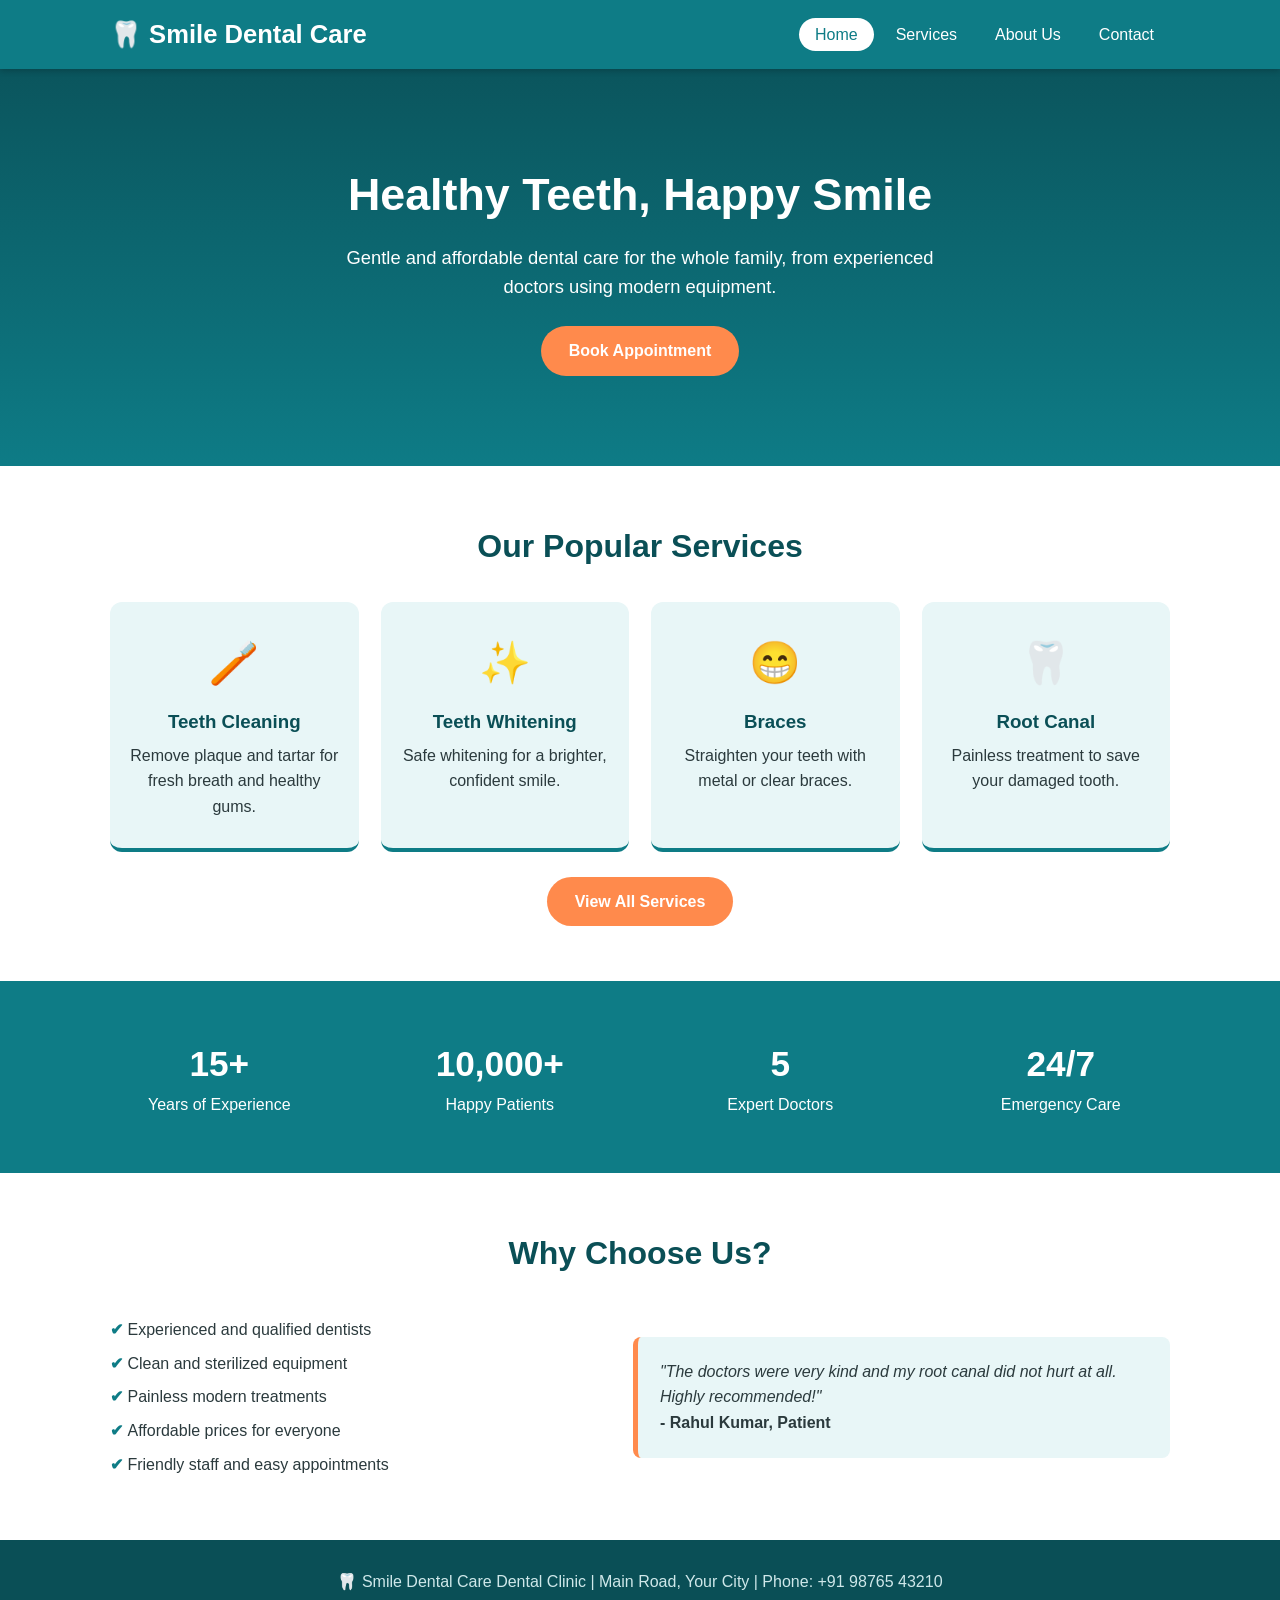
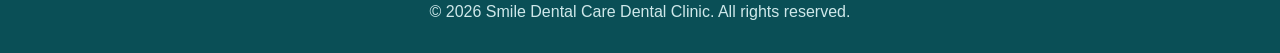
<file: index.html>
<!DOCTYPE html>
<html lang="en">
<head>
<meta charset="UTF-8">
<meta name="viewport" content="width=device-width, initial-scale=1.0">
<title>Home | Smile Dental Care Dental Clinic</title>
<link rel="stylesheet" href="style.css">
</head>
<body>
<header>
<nav class="nav">
<div class="logo">🦷 Smile Dental Care</div>
<ul>
<li><a href="index.html" class="active">Home</a></li>
<li><a href="services.html">Services</a></li>
<li><a href="about.html">About Us</a></li>
<li><a href="contact.html">Contact</a></li>
</ul>
</nav>
</header>

<div class="hero">
<h1>Healthy Teeth, Happy Smile</h1>
<p>Gentle and affordable dental care for the whole family, from experienced doctors using modern equipment.</p>
<a href="contact.html" class="btn">Book Appointment</a>
</div>

<section>
<h2>Our Popular Services</h2>
<div class="grid">
<div class="card"><div class="icon">🪥</div><h3>Teeth Cleaning</h3><p>Remove plaque and tartar for fresh breath and healthy gums.</p></div>
<div class="card"><div class="icon">✨</div><h3>Teeth Whitening</h3><p>Safe whitening for a brighter, confident smile.</p></div>
<div class="card"><div class="icon">😁</div><h3>Braces</h3><p>Straighten your teeth with metal or clear braces.</p></div>
<div class="card"><div class="icon">🦷</div><h3>Root Canal</h3><p>Painless treatment to save your damaged tooth.</p></div>
</div>
<p style="text-align:center;margin-top:25px"><a href="services.html" class="btn">View All Services</a></p>
</section>

<section class="band">
<div class="grid">
<div><strong>15+</strong>Years of Experience</div>
<div><strong>10,000+</strong>Happy Patients</div>
<div><strong>5</strong>Expert Doctors</div>
<div><strong>24/7</strong>Emergency Care</div>
</div>
</section>

<section>
<h2>Why Choose Us?</h2>
<div class="two-col">
<div>
<ul class="checklist">
<li>Experienced and qualified dentists</li>
<li>Clean and sterilized equipment</li>
<li>Painless modern treatments</li>
<li>Affordable prices for everyone</li>
<li>Friendly staff and easy appointments</li>
</ul>
</div>
<div class="quote">
<p><em>"The doctors were very kind and my root canal did not hurt at all. Highly recommended!"</em></p>
<p><strong>- Rahul Kumar, Patient</strong></p>
</div>
</div>
</section>

<footer>
<p>🦷 Smile Dental Care Dental Clinic | Main Road, Your City | Phone: +91 98765 43210</p>
<p>&copy; 2026 Smile Dental Care Dental Clinic. All rights reserved.</p>
</footer>
</body>
</html>
</file>
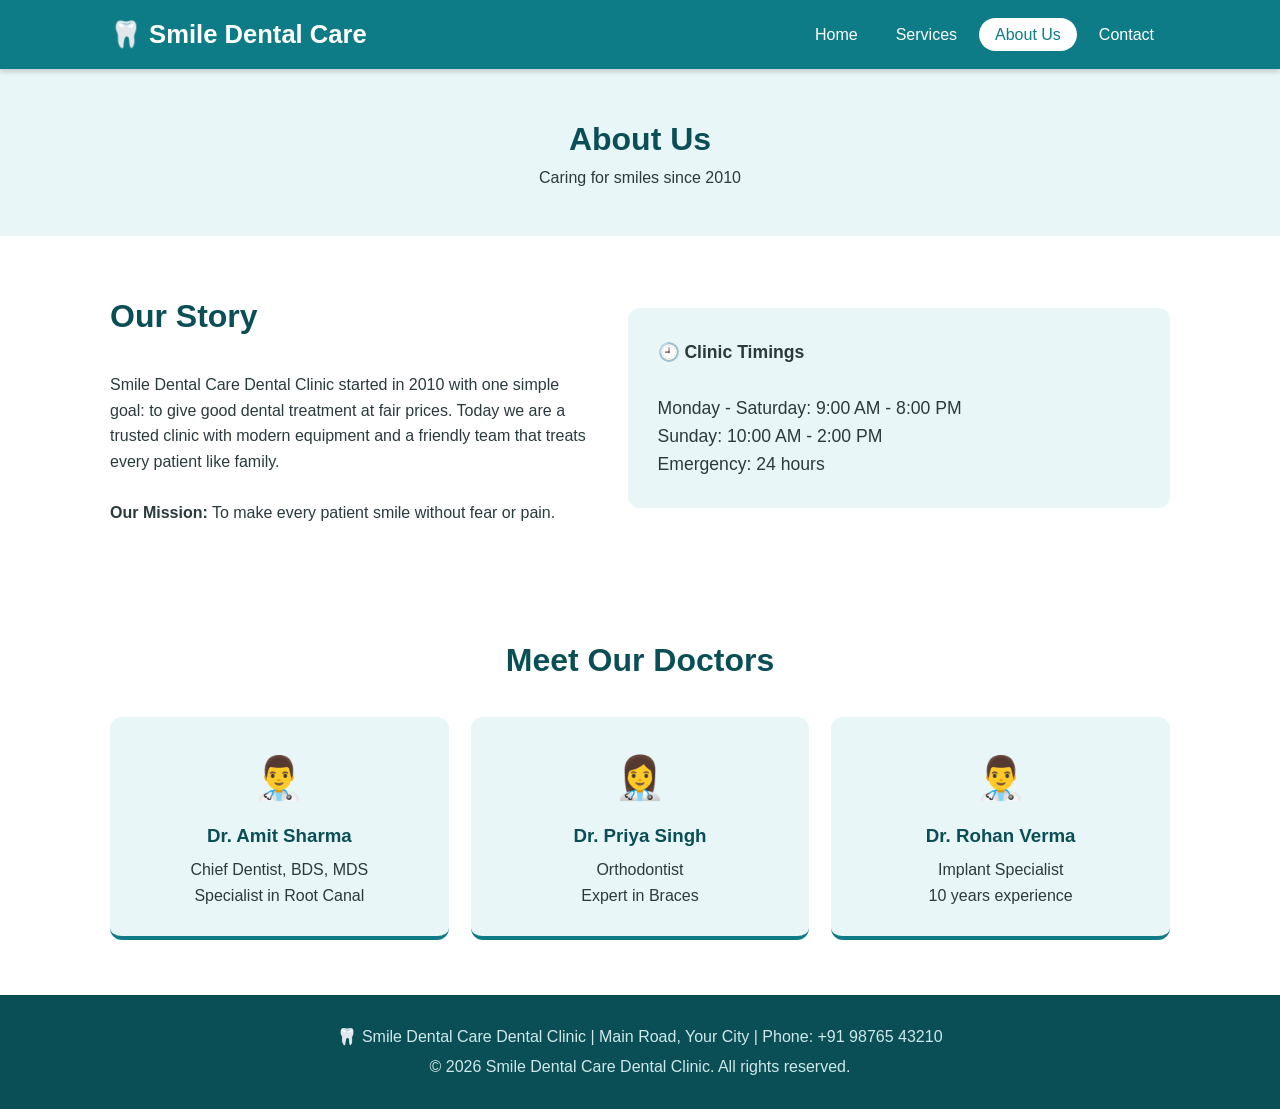
<file: about.html>
<!DOCTYPE html>
<html lang="en">

<head>
    <meta charset="UTF-8">
    <meta name="viewport" content="width=device-width, initial-scale=1.0">
    <title>About Us | Smile Dental Care Dental Clinic</title>
    <link rel="stylesheet" href="style.css">
</head>

<body>
    <header>
        <nav class="nav">
            <div class="logo">🦷 Smile Dental Care</div>
            <ul>
                <li><a href="index.html">Home</a></li>
                <li><a href="services.html">Services</a></li>
                <li><a href="about.html" class="active">About Us</a></li>
                <li><a href="contact.html">Contact</a></li>
            </ul>
        </nav>
    </header>

    <div class="page-title">
        <h1>About Us</h1>
        <p>Caring for smiles since 2010</p>
    </div>

    <section>
        <div class="two-col">
            <div>
                <h2 style="text-align:left">Our Story</h2>
                <p>Smile Dental Care Dental Clinic started in 2010 with one simple goal: to give good dental treatment at fair
                    prices. Today we are a trusted clinic with modern equipment and a friendly team that treats every
                    patient like family.</p>
                <br>
                <p><strong>Our Mission:</strong> To make every patient smile without fear or pain.</p>
            </div>
            <div class="box">
                <p>🕘 <strong>Clinic Timings</strong></p><br>
                <p>Monday - Saturday: 9:00 AM - 8:00 PM</p>
                <p>Sunday: 10:00 AM - 2:00 PM</p>
                <p>Emergency: 24 hours</p>
            </div>
        </div>
    </section>

    <section>
        <h2>Meet Our Doctors</h2>
        <div class="grid">
            <div class="card">
                <div class="icon">👨‍⚕️</div>
                <h3>Dr. Amit Sharma</h3>
                <p>Chief Dentist, BDS, MDS<br>Specialist in Root Canal</p>
            </div>
            <div class="card">
                <div class="icon">👩‍⚕️</div>
                <h3>Dr. Priya Singh</h3>
                <p>Orthodontist<br>Expert in Braces</p>
            </div>
            <div class="card">
                <div class="icon">👨‍⚕️</div>
                <h3>Dr. Rohan Verma</h3>
                <p>Implant Specialist<br>10 years experience</p>
            </div>
        </div>
    </section>

    <footer>
        <p>🦷 Smile Dental Care Dental Clinic | Main Road, Your City | Phone: +91 98765 43210</p>
        <p>&copy; 2026 Smile Dental Care Dental Clinic. All rights reserved.</p>
    </footer>
</body>

</html>
</file>
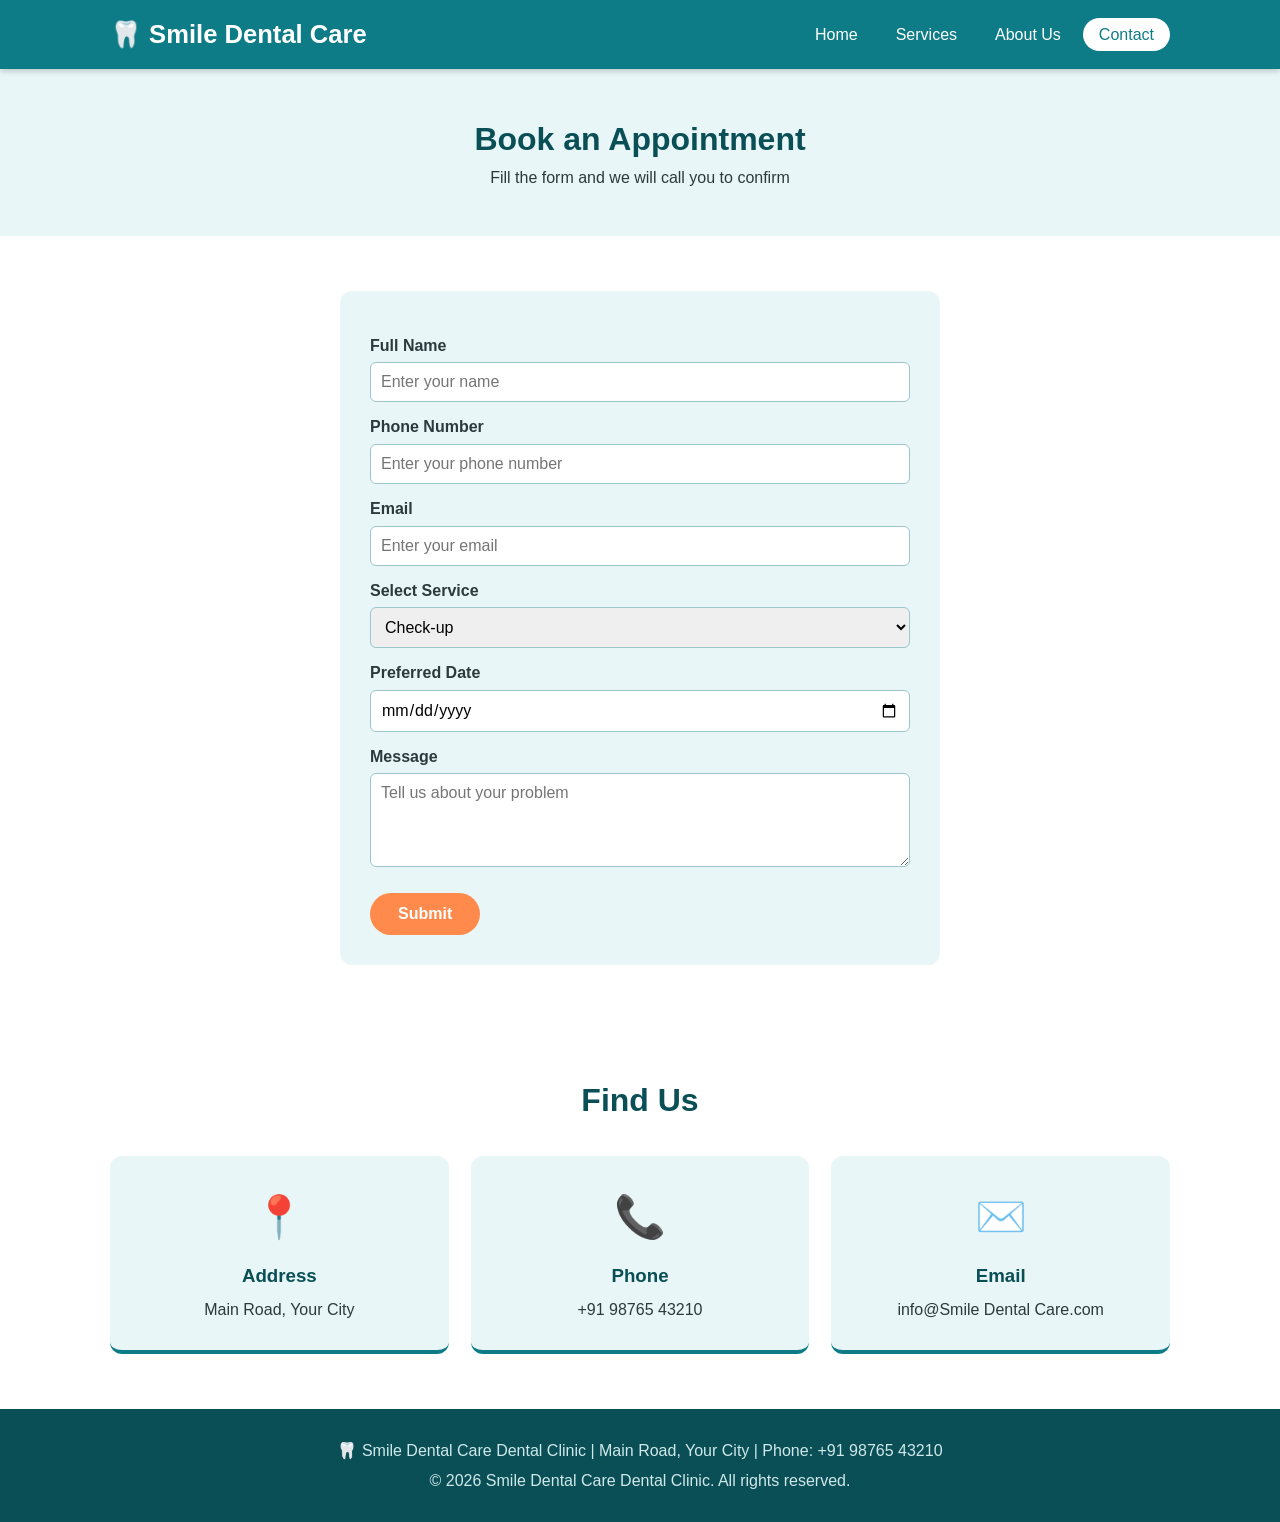
<file: contact.html>
<!DOCTYPE html>
<html lang="en">

<head>
    <meta charset="UTF-8">
    <meta name="viewport" content="width=device-width, initial-scale=1.0">
    <title>Contact | Smile Dental Care Dental Clinic</title>
    <link rel="stylesheet" href="style.css">
</head>

<body>
    <header>
        <nav class="nav">
            <div class="logo">🦷 Smile Dental Care</div>
            <ul>
                <li><a href="index.html">Home</a></li>
                <li><a href="services.html">Services</a></li>
                <li><a href="about.html">About Us</a></li>
                <li><a href="contact.html" class="active">Contact</a></li>
            </ul>
        </nav>
    </header>

    <div class="page-title">
        <h1>Book an Appointment</h1>
        <p>Fill the form and we will call you to confirm</p>
    </div>

    <section>
        <form id="appointment-form">
            <label for="name">Full Name</label>
            <input type="text" id="name" name="name" placeholder="Enter your name" required>

            <label for="phone">Phone Number</label>
            <input type="tel" id="phone" name="phone" placeholder="Enter your phone number" required>

            <label for="email">Email</label>
            <input type="email" id="email" name="email" placeholder="Enter your email">

            <label for="service">Select Service</label>
            <select id="service" name="service">
                <option>Check-up</option>
                <option>Teeth Cleaning</option>
                <option>Teeth Whitening</option>
                <option>Braces</option>
                <option>Root Canal</option>
                <option>Dental Implants</option>
            </select>

            <label for="date">Preferred Date</label>
            <input type="date" id="date" name="date">

            <label for="msg">Message</label>
            <textarea id="msg" name="msg" rows="4" placeholder="Tell us about your problem"></textarea>

            <button type="submit" class="btn">Submit</button>
        </form>
    </section>

    <section>
        <h2>Find Us</h2>
        <div class="grid">
            <div class="card">
                <div class="icon">📍</div>
                <h3>Address</h3>
                <p>Main Road, Your City</p>
            </div>
            <div class="card">
                <div class="icon">📞</div>
                <h3>Phone</h3>
                <p>+91 98765 43210</p>
            </div>
            <div class="card">
                <div class="icon">✉️</div>
                <h3>Email</h3>
                <p>info@Smile Dental Care.com</p>
            </div>
        </div>
    </section>

    <footer>
        <p>🦷 Smile Dental Care Dental Clinic | Main Road, Your City | Phone: +91 98765 43210</p>
        <p>&copy; 2026 Smile Dental Care Dental Clinic. All rights reserved.</p>
    </footer>

    <script src="script.js"></script>
</body>

</html>
</file>
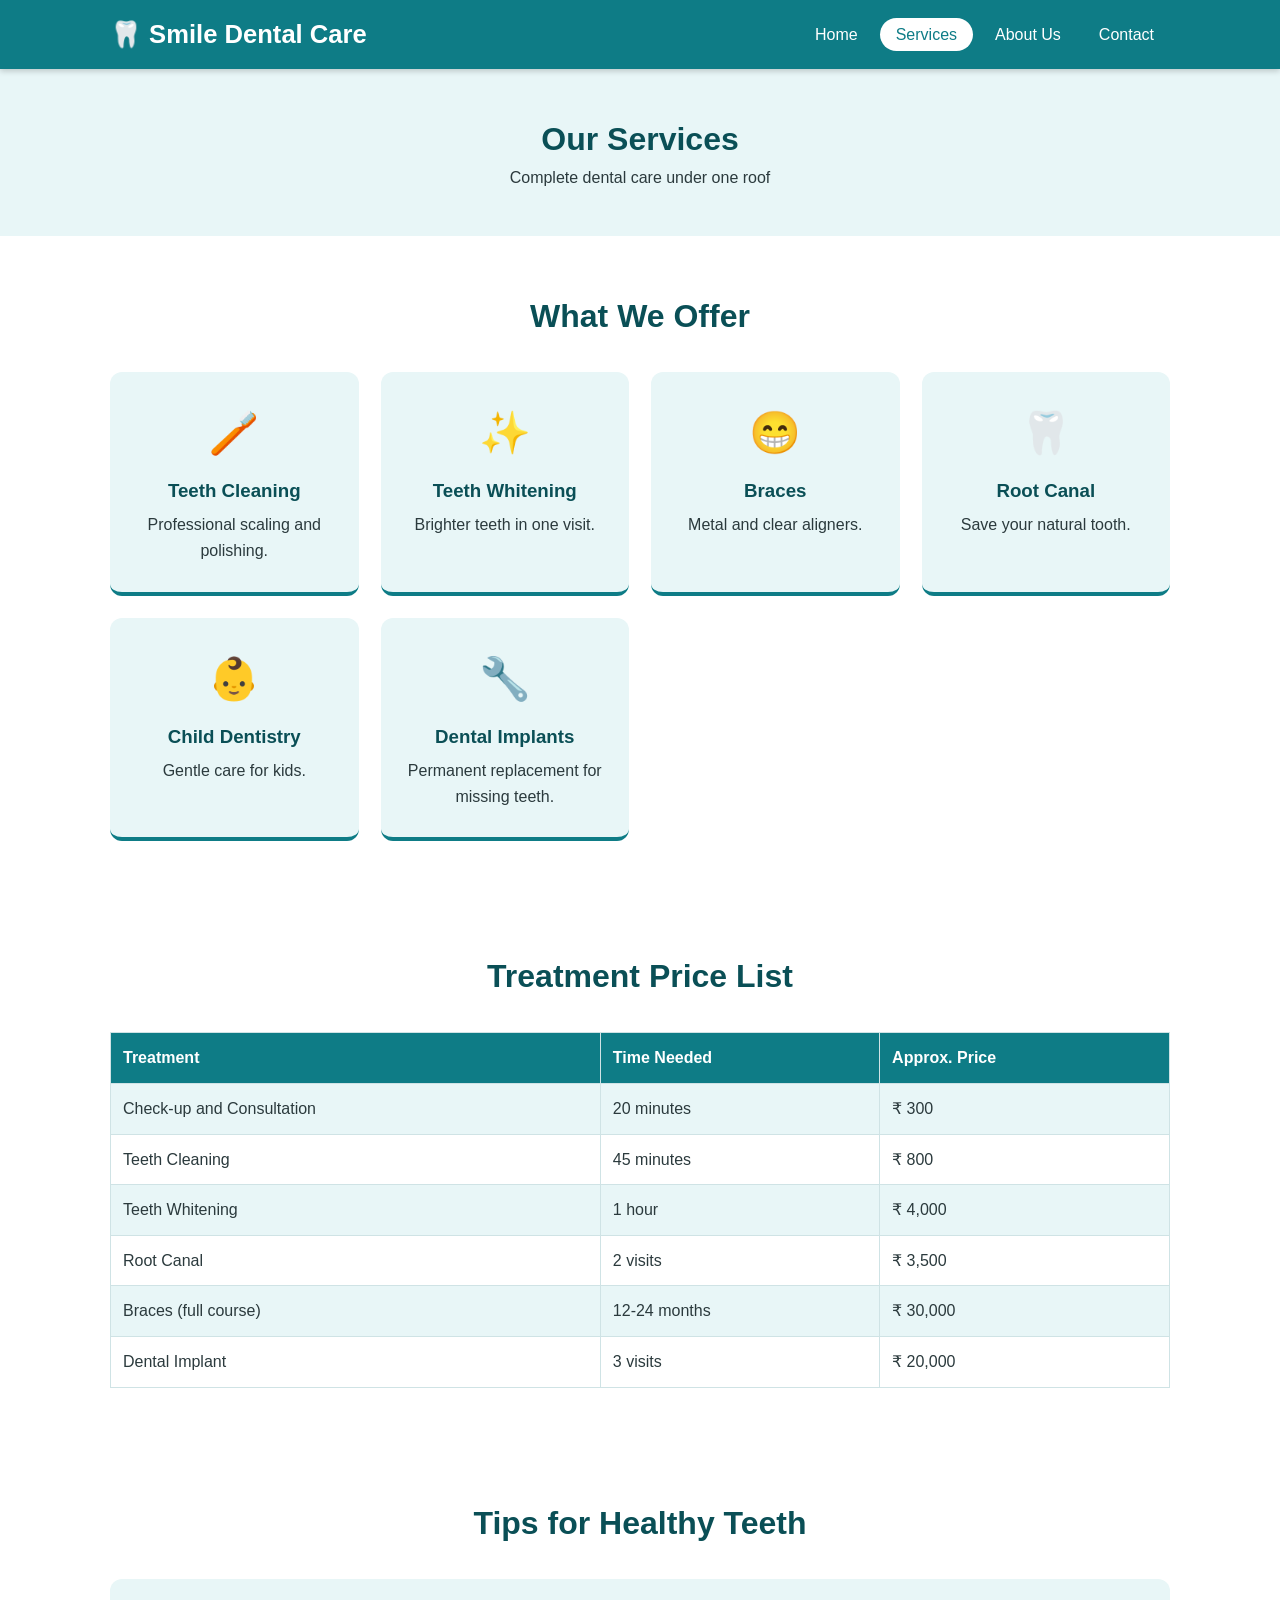
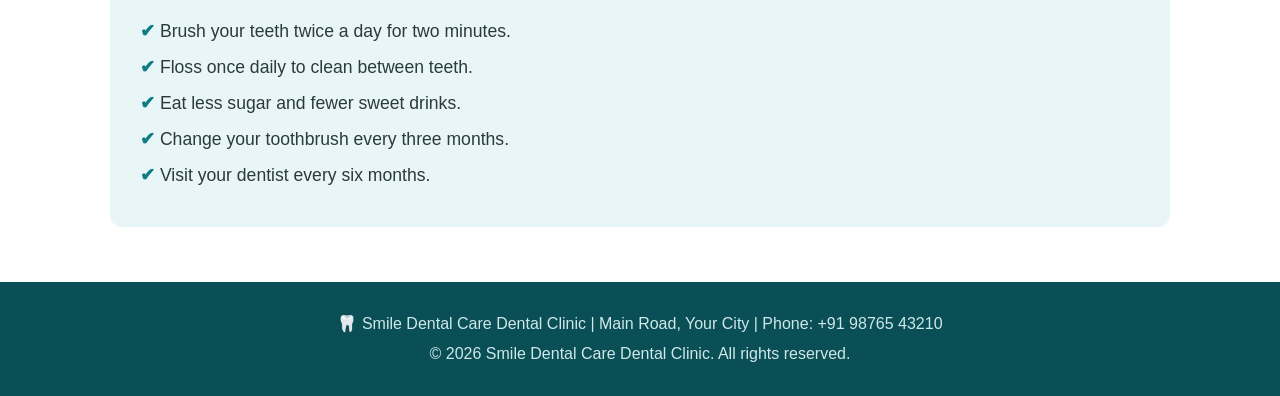
<file: services.html>
<!DOCTYPE html>
<html lang="en">

<head>
    <meta charset="UTF-8">
    <meta name="viewport" content="width=device-width, initial-scale=1.0">
    <title>Services | Smile Dental Care Dental Clinic</title>
    <link rel="stylesheet" href="style.css">
</head>

<body>
    <header>
        <nav class="nav">
            <div class="logo">🦷 Smile Dental Care</div>
            <ul>
                <li><a href="index.html">Home</a></li>
                <li><a href="services.html" class="active">Services</a></li>
                <li><a href="about.html">About Us</a></li>
                <li><a href="contact.html">Contact</a></li>
            </ul>
        </nav>
    </header>

    <div class="page-title">
        <h1>Our Services</h1>
        <p>Complete dental care under one roof</p>
    </div>

    <section>
        <h2>What We Offer</h2>
        <div class="grid">
            <div class="card">
                <div class="icon">🪥</div>
                <h3>Teeth Cleaning</h3>
                <p>Professional scaling and polishing.</p>
            </div>
            <div class="card">
                <div class="icon">✨</div>
                <h3>Teeth Whitening</h3>
                <p>Brighter teeth in one visit.</p>
            </div>
            <div class="card">
                <div class="icon">😁</div>
                <h3>Braces</h3>
                <p>Metal and clear aligners.</p>
            </div>
            <div class="card">
                <div class="icon">🦷</div>
                <h3>Root Canal</h3>
                <p>Save your natural tooth.</p>
            </div>
            <div class="card">
                <div class="icon">👶</div>
                <h3>Child Dentistry</h3>
                <p>Gentle care for kids.</p>
            </div>
            <div class="card">
                <div class="icon">🔧</div>
                <h3>Dental Implants</h3>
                <p>Permanent replacement for missing teeth.</p>
            </div>
        </div>
    </section>

    <section>
        <h2>Treatment Price List</h2>
        <table>
            <tr>
                <th>Treatment</th>
                <th>Time Needed</th>
                <th>Approx. Price</th>
            </tr>
            <tr>
                <td>Check-up and Consultation</td>
                <td>20 minutes</td>
                <td>&#8377; 300</td>
            </tr>
            <tr>
                <td>Teeth Cleaning</td>
                <td>45 minutes</td>
                <td>&#8377; 800</td>
            </tr>
            <tr>
                <td>Teeth Whitening</td>
                <td>1 hour</td>
                <td>&#8377; 4,000</td>
            </tr>
            <tr>
                <td>Root Canal</td>
                <td>2 visits</td>
                <td>&#8377; 3,500</td>
            </tr>
            <tr>
                <td>Braces (full course)</td>
                <td>12-24 months</td>
                <td>&#8377; 30,000</td>
            </tr>
            <tr>
                <td>Dental Implant</td>
                <td>3 visits</td>
                <td>&#8377; 20,000</td>
            </tr>
        </table>
    </section>

    <section>
        <h2>Tips for Healthy Teeth</h2>
        <div class="box">
            <ul class="checklist">
                <li>Brush your teeth twice a day for two minutes.</li>
                <li>Floss once daily to clean between teeth.</li>
                <li>Eat less sugar and fewer sweet drinks.</li>
                <li>Change your toothbrush every three months.</li>
                <li>Visit your dentist every six months.</li>
            </ul>
        </div>
    </section>

    <footer>
        <p>🦷 Smile Dental Care Dental Clinic | Main Road, Your City | Phone: +91 98765 43210</p>
        <p>&copy; 2026 Smile Dental Care Dental Clinic. All rights reserved.</p>
    </footer>
</body>

</html>
</file>
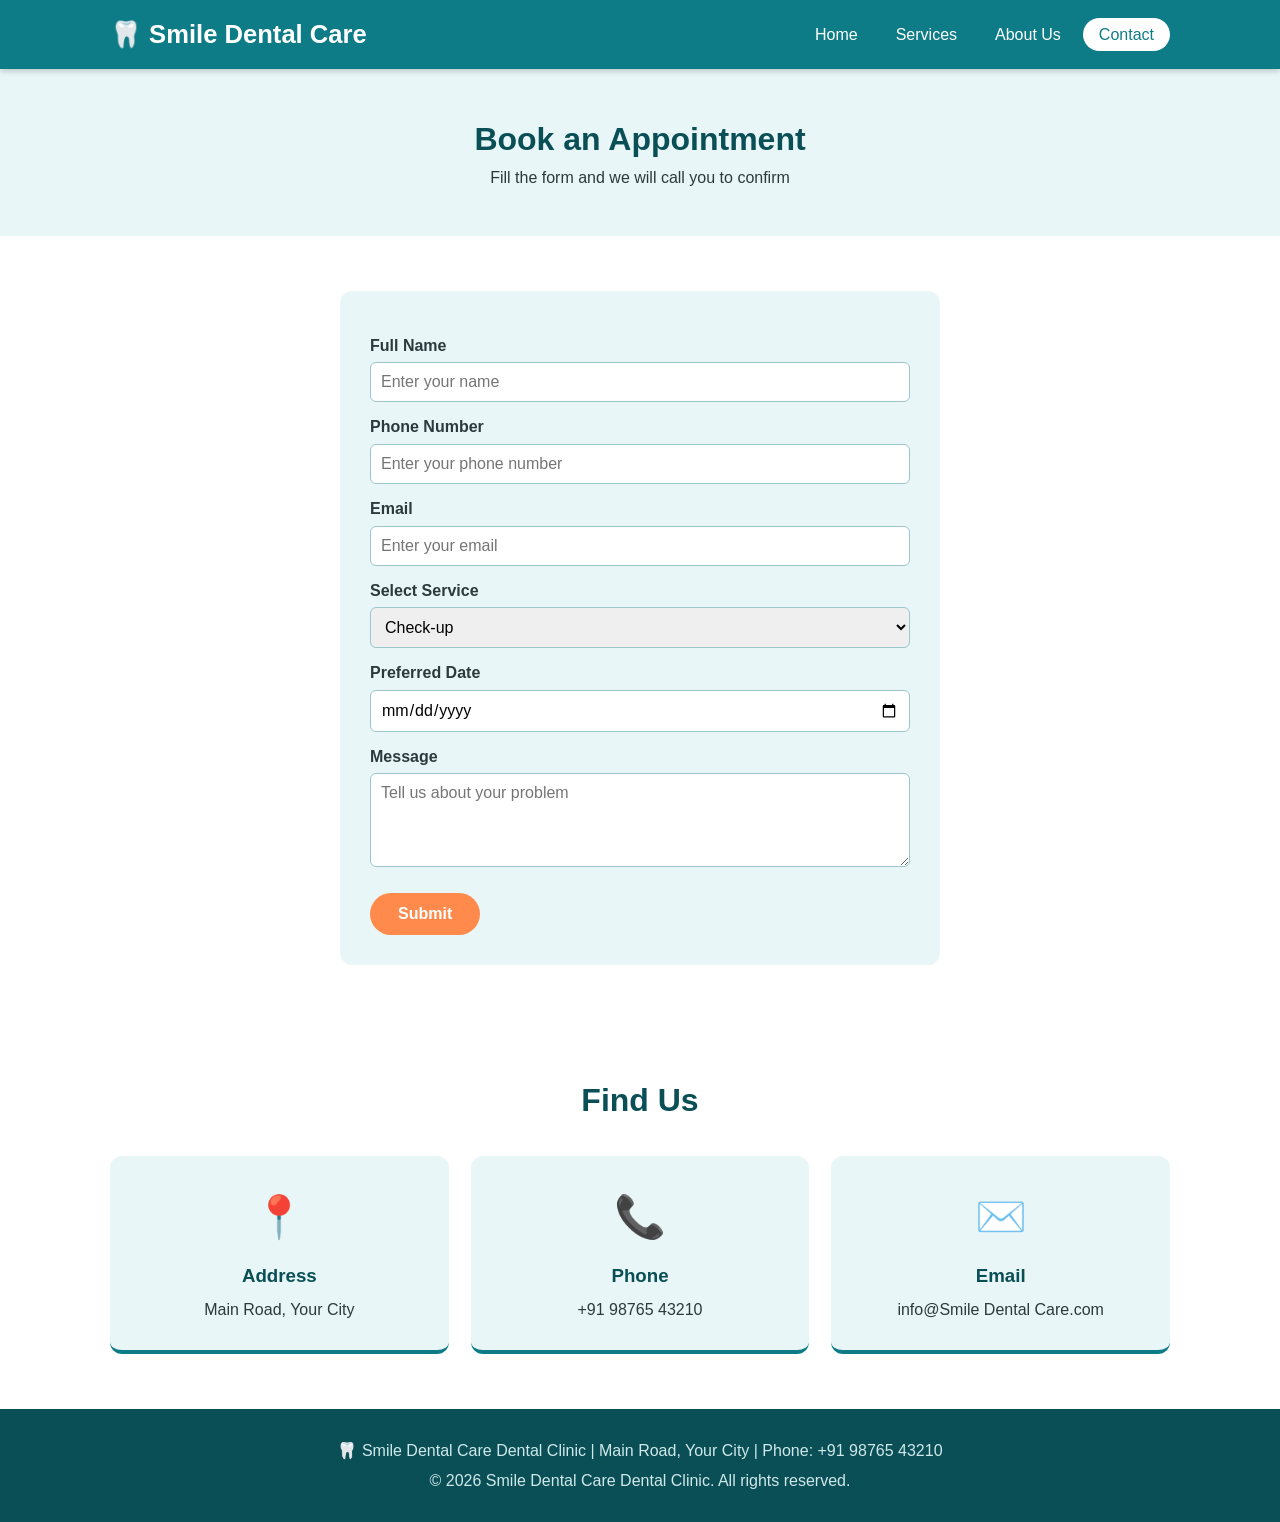
<file: success.html>
<!DOCTYPE html>
<html lang="en">

<head>
    <meta charset="UTF-8">
    <meta name="viewport" content="width=device-width, initial-scale=1.0">
    <title>Appointment Successful | Smile Dental Care</title>

    <style>
        * {
            margin: 0;
            padding: 0;
            box-sizing: border-box;
            font-family: Arial, sans-serif;
        }

        body {
            min-height: 100vh;
            background: linear-gradient(135deg, #e0f7fa, #f4faff);
            display: flex;
            justify-content: center;
            align-items: center;
            padding: 20px;
        }

        .success-card {
            background: white;
            max-width: 500px;
            width: 100%;
            padding: 40px 30px;
            border-radius: 20px;
            text-align: center;
            box-shadow: 0 10px 35px rgba(0, 0, 0, 0.1);
            animation: appear 0.7s ease;
        }

        @keyframes appear {
            from {
                opacity: 0;
                transform: translateY(30px);
            }

            to {
                opacity: 1;
                transform: translateY(0);
            }
        }

        .check {
            width: 85px;
            height: 85px;
            background: #d4f8df;
            color: #16a34a;
            border-radius: 50%;
            display: flex;
            align-items: center;
            justify-content: center;
            font-size: 48px;
            margin: 0 auto 25px;
            animation: pop 0.5s ease;
        }

        @keyframes pop {
            0% {
                transform: scale(0);
            }

            80% {
                transform: scale(1.15);
            }

            100% {
                transform: scale(1);
            }
        }

        h1 {
            color: #123b55;
            margin-bottom: 12px;
        }

        .subtitle {
            color: #666;
            line-height: 1.6;
            margin-bottom: 25px;
        }

        .details {
            background: #f3f9fc;
            padding: 20px;
            border-radius: 12px;
            text-align: left;
            margin-bottom: 25px;
        }

        .details p {
            margin: 12px 0;
            color: #444;
        }

        .details strong {
            color: #123b55;
        }

        .note {
            font-size: 13px;
            color: #777;
            line-height: 1.5;
            margin-bottom: 22px;
        }

        .btn {
            display: block;
            padding: 13px;
            border-radius: 8px;
            text-decoration: none;
            margin-top: 12px;
            font-weight: bold;
        }

        .home {
            background: #087eaa;
            color: white;
        }

        .again {
            border: 2px solid #087eaa;
            color: #087eaa;
        }

        .brand {
            color: #087eaa;
            font-weight: bold;
            margin-bottom: 22px;
        }
    </style>
</head>

<body>

    <div class="success-card">

        <div class="brand">🦷 Smile Dental Care</div>

        <div class="check">✓</div>

        <h1>Thank You!</h1>

        <p class="subtitle">
            Your appointment request has been submitted successfully!
            We appreciate your trust in Smile Dental Care.
        </p>

        <div class="details">
            <p><strong>Patient Name:</strong> <span id="patientName"></span></p>
            <p><strong>Phone:</strong> <span id="patientPhone"></span></p>
            <p><strong>Service:</strong> <span id="patientService"></span></p>
            <p><strong>Preferred Date:</strong> <span id="patientDate"></span></p>
        </div>

        <p class="note">
            Our clinic team will contact you to confirm your appointment.
            This is a frontend demonstration; no booking has been sent to the clinic.
        </p>

        <a href="index.html" class="btn home">Back to Home</a>

        <a href="contact.html" class="btn again" onclick="sessionStorage.removeItem('appointment')">
            Book Another Appointment
        </a>

    </div>

    <script>
        const appointment = JSON.parse(
            sessionStorage.getItem("appointment") || "null"
        );

        if (!appointment) {
            window.location.href = "contact.html";
        } else {
            document.getElementById("patientName").textContent = appointment.name;
            document.getElementById("patientPhone").textContent = appointment.phone;
            document.getElementById("patientService").textContent = appointment.service;
            document.getElementById("patientDate").textContent =
                appointment.date || "Not selected";
        }
    </script>

</body>

</html>
</file>
<file: style.css>
/* ===== Smile Dental Care Dental Clinic - Shared Stylesheet ===== */
:root{--main:#0e7c86;--dark:#0a4f56;--light:#e8f6f7;--accent:#ff8a4c;--text:#2b3a3d;}
*{margin:0;padding:0;box-sizing:border-box;}
body{font-family:Segoe UI,Arial,sans-serif;color:var(--text);line-height:1.6;background:#fff;}
a{text-decoration:none;color:inherit;}
ul{list-style:none;}

/* Header and navigation */
header{background:var(--main);color:#fff;position:sticky;top:0;z-index:10;box-shadow:0 2px 6px rgba(0,0,0,.2);}
.nav{max-width:1100px;margin:auto;padding:14px 20px;display:flex;justify-content:space-between;align-items:center;flex-wrap:wrap;gap:10px;}
.logo{font-size:1.6rem;font-weight:bold;}
.nav ul{display:flex;gap:6px;flex-wrap:wrap;}
.nav ul a{padding:8px 16px;border-radius:20px;transition:.3s;}
.nav ul a:hover,.nav ul a.active{background:#fff;color:var(--main);}

/* Hero */
.hero{background:linear-gradient(rgba(10,79,86,.85),rgba(14,124,134,.85)),var(--main);color:#fff;text-align:center;padding:90px 20px;}
.hero h1{font-size:2.8rem;margin-bottom:12px;}
.hero p{max-width:620px;margin:0 auto 25px;font-size:1.15rem;}
.page-title{background:var(--light);text-align:center;padding:45px 20px;}
.page-title h1{color:var(--dark);}
.btn{display:inline-block;background:var(--accent);color:#fff;padding:12px 28px;border-radius:30px;font-weight:bold;border:none;font-size:1rem;cursor:pointer;transition:.3s;}
.btn:hover{background:#e6702f;transform:translateY(-2px);}

/* Sections and cards */
section{max-width:1100px;margin:auto;padding:55px 20px;}
h2{color:var(--dark);text-align:center;margin-bottom:30px;font-size:2rem;}
.grid{display:grid;grid-template-columns:repeat(auto-fit,minmax(230px,1fr));gap:22px;}
.card{background:var(--light);padding:28px 20px;border-radius:12px;text-align:center;border-bottom:4px solid var(--main);transition:.3s;}
.card:hover{transform:translateY(-6px);box-shadow:0 8px 18px rgba(0,0,0,.15);}
.card .icon{font-size:2.6rem;}
.card h3{color:var(--dark);margin:10px 0 6px;}
.band{background:var(--main);color:#fff;max-width:none;}
.band .grid{max-width:1100px;margin:auto;text-align:center;}
.band strong{font-size:2.2rem;display:block;}
.two-col{display:flex;gap:35px;align-items:center;flex-wrap:wrap;}
.two-col>div{flex:1;min-width:260px;}
.box{background:var(--light);padding:30px;border-radius:12px;font-size:1.1rem;}
.checklist li::before{content:"✔ ";color:var(--main);font-weight:bold;}
.checklist li{margin:8px 0;}
.quote{background:var(--light);padding:22px;border-left:5px solid var(--accent);border-radius:8px;}

/* Table */
table{width:100%;border-collapse:collapse;margin-top:10px;}
th,td{padding:12px;border:1px solid #cfe3e5;text-align:left;}
th{background:var(--main);color:#fff;}
tr:nth-child(even){background:var(--light);}

/* Form */
form{max-width:600px;margin:auto;background:var(--light);padding:30px;border-radius:12px;}
label{display:block;margin:12px 0 4px;font-weight:bold;}
input,select,textarea{width:100%;padding:10px;border:1px solid #9bc7cb;border-radius:6px;font-size:1rem;font-family:inherit;}
input:focus,select:focus,textarea:focus{outline:2px solid var(--main);}
form .btn{margin-top:18px;}

/* Footer */
footer{background:var(--dark);color:#cfe8ea;text-align:center;padding:25px 20px;}
footer p{margin:4px 0;}

@media(max-width:600px){.hero h1{font-size:2rem;}.nav{justify-content:center;}}
</file>
